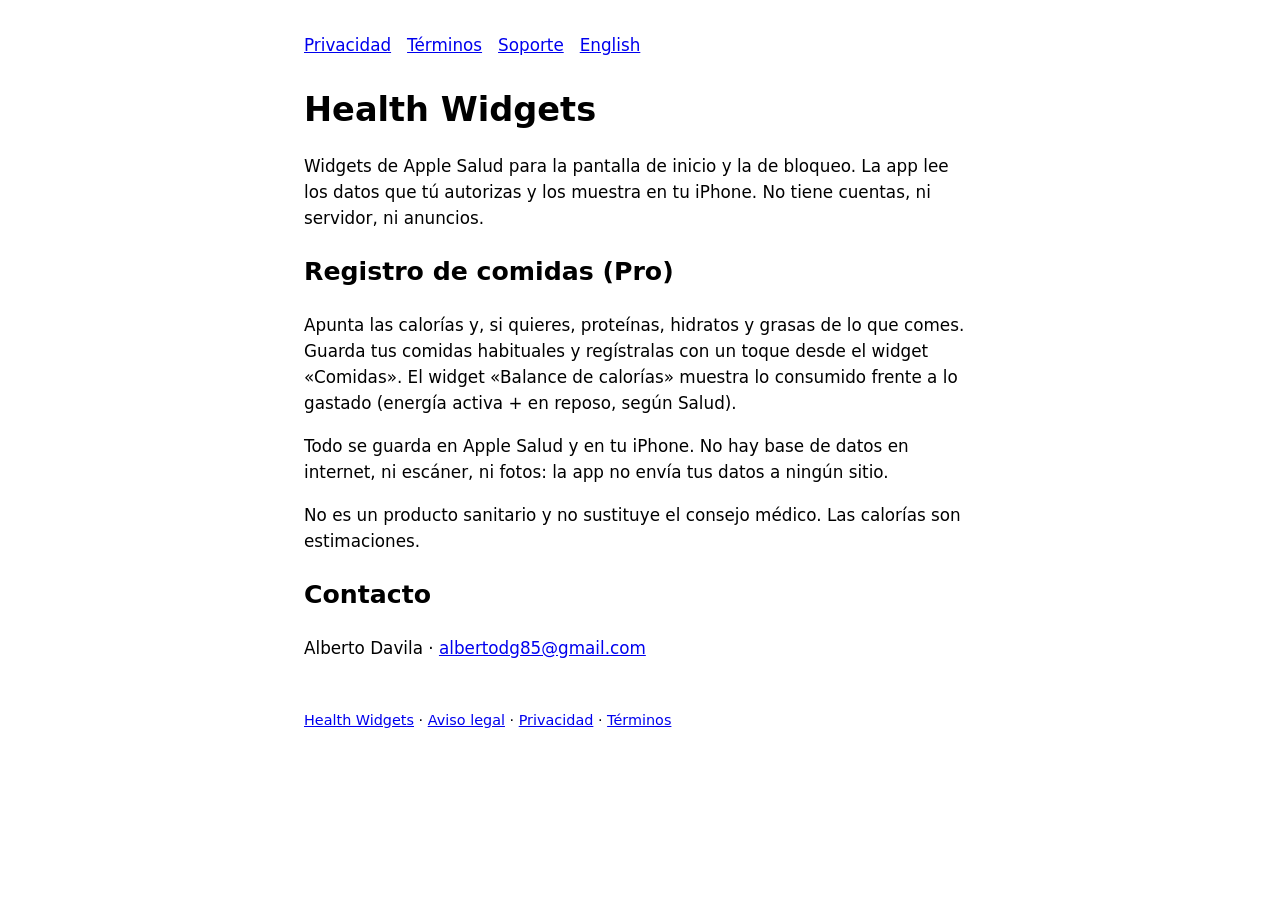
<file: index.html>
<!DOCTYPE html>
<html lang="es">
<head>
<meta charset="utf-8">
<meta name="viewport" content="width=device-width, initial-scale=1">
<title>Health Widgets</title>
<link rel="stylesheet" href="style.css">
</head>
<body>
<nav><a href="privacidad.html">Privacidad</a><a href="terminos.html">Términos</a><a href="soporte.html">Soporte</a><a href="index-en.html">English</a></nav>
<h1>Health Widgets</h1>
<p>Widgets de Apple Salud para la pantalla de inicio y la de bloqueo. La app lee los datos que tú autorizas y los muestra en tu iPhone. No tiene cuentas, ni servidor, ni anuncios.</p>
<h2>Registro de comidas (Pro)</h2>
<p>Apunta las calorías y, si quieres, proteínas, hidratos y grasas de lo que comes. Guarda tus comidas habituales y regístralas con un toque desde el widget «Comidas». El widget «Balance de calorías» muestra lo consumido frente a lo gastado (energía activa + en reposo, según Salud).</p>
<p>Todo se guarda en Apple Salud y en tu iPhone. No hay base de datos en internet, ni escáner, ni fotos: la app no envía tus datos a ningún sitio.</p>
<p>No es un producto sanitario y no sustituye el consejo médico. Las calorías son estimaciones.</p>
<h2>Contacto</h2>
<p>Alberto Davila · <a href="mailto:albertodg85@gmail.com">albertodg85@gmail.com</a></p>
<footer><a href="index.html">Health Widgets</a> · <a href="aviso-legal.html">Aviso legal</a> · <a href="privacidad.html">Privacidad</a> · <a href="terminos.html">Términos</a></footer>
</body>
</html>
</file>
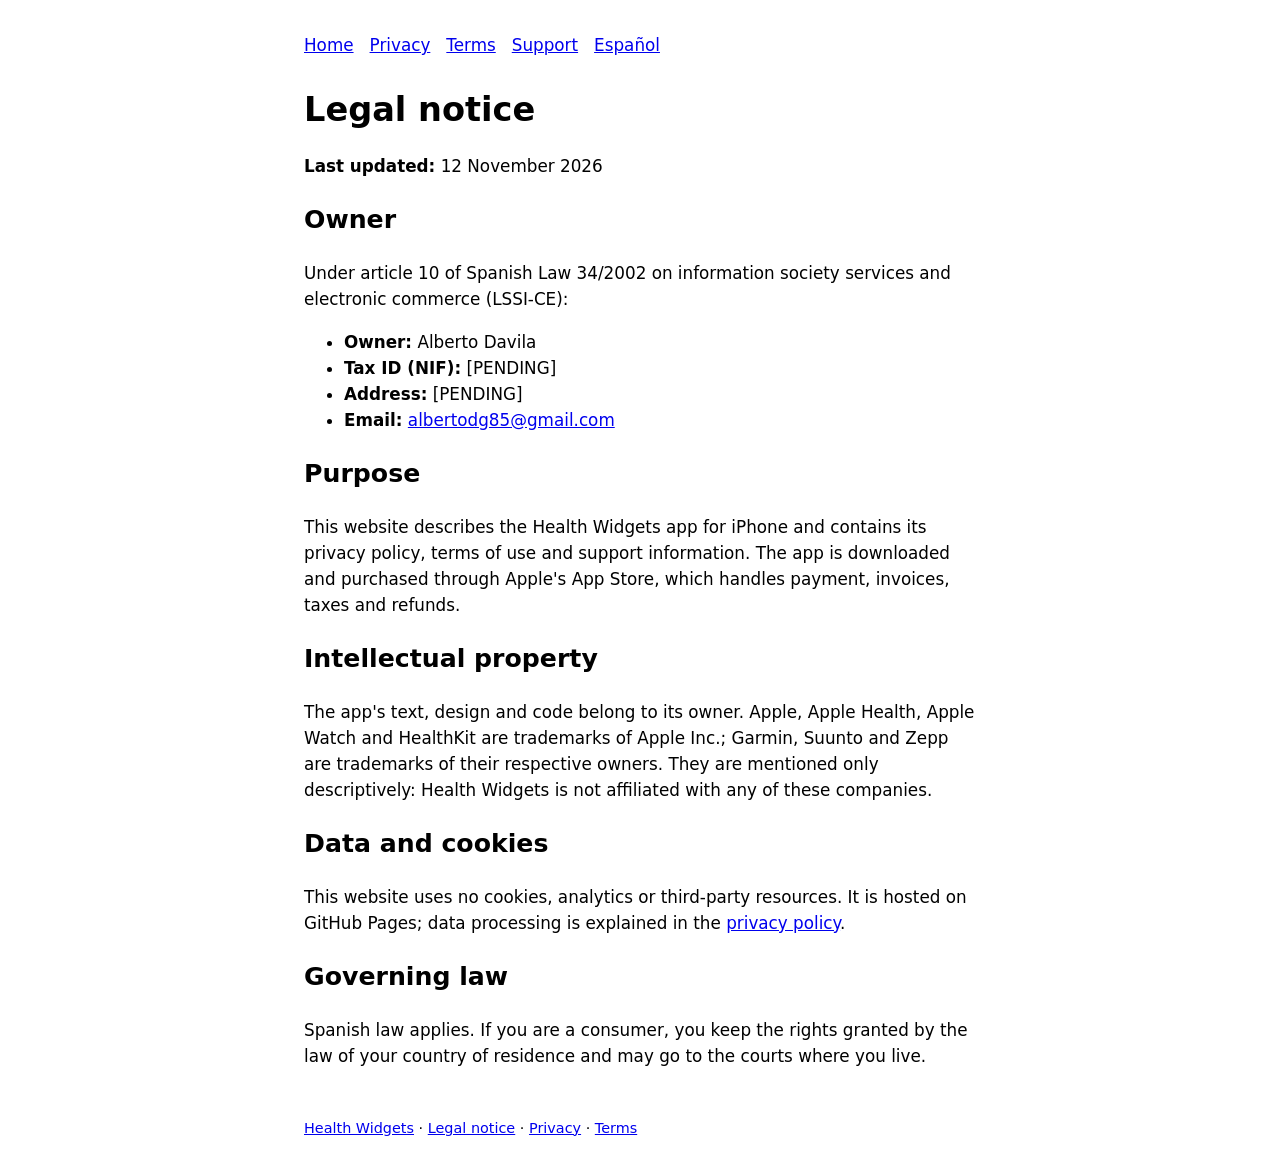
<file: aviso-legal-en.html>
<!DOCTYPE html>
<html lang="en">
<head>
<meta charset="utf-8">
<meta name="viewport" content="width=device-width, initial-scale=1">
<title>Legal notice · Health Widgets</title>
<link rel="stylesheet" href="style.css">
</head>
<body>
<nav><a href="index-en.html">Home</a><a href="privacidad-en.html">Privacy</a><a href="terminos-en.html">Terms</a><a href="soporte-en.html">Support</a><a href="aviso-legal.html">Español</a></nav>
<h1>Legal notice</h1>
<p><strong>Last updated:</strong> 12 November 2026</p>

<h2>Owner</h2>
<p>Under article 10 of Spanish Law 34/2002 on information society services and electronic commerce (LSSI-CE):</p>
<ul>
<li><strong>Owner:</strong> Alberto Davila</li>
<li><strong>Tax ID (NIF):</strong> [PENDING]</li>
<li><strong>Address:</strong> [PENDING]</li>
<li><strong>Email:</strong> <a href="mailto:albertodg85@gmail.com">albertodg85@gmail.com</a></li>
</ul>

<h2>Purpose</h2>
<p>This website describes the Health Widgets app for iPhone and contains its privacy policy, terms of use and support information. The app is downloaded and purchased through Apple's App Store, which handles payment, invoices, taxes and refunds.</p>

<h2>Intellectual property</h2>
<p>The app's text, design and code belong to its owner. Apple, Apple Health, Apple Watch and HealthKit are trademarks of Apple Inc.; Garmin, Suunto and Zepp are trademarks of their respective owners. They are mentioned only descriptively: Health Widgets is not affiliated with any of these companies.</p>

<h2>Data and cookies</h2>
<p>This website uses no cookies, analytics or third-party resources. It is hosted on GitHub Pages; data processing is explained in the <a href="privacidad-en.html">privacy policy</a>.</p>

<h2>Governing law</h2>
<p>Spanish law applies. If you are a consumer, you keep the rights granted by the law of your country of residence and may go to the courts where you live.</p>
<footer><a href="index-en.html">Health Widgets</a> · <a href="aviso-legal-en.html">Legal notice</a> · <a href="privacidad-en.html">Privacy</a> · <a href="terminos-en.html">Terms</a></footer>
</body>
</html>
</file>
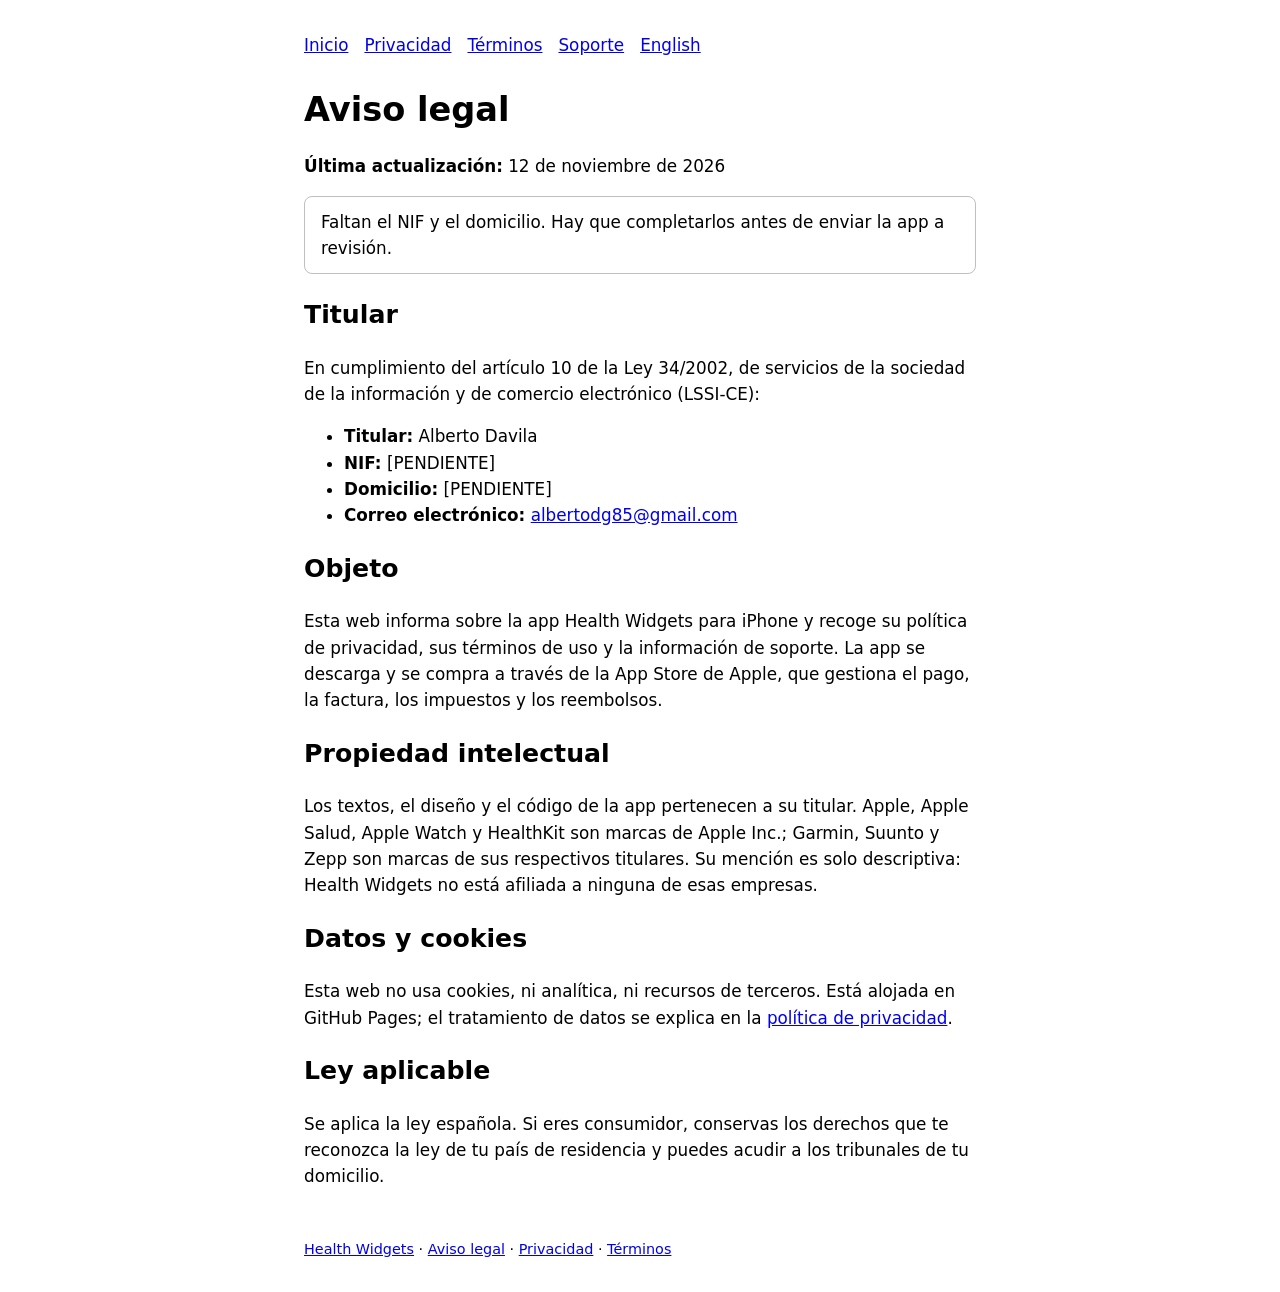
<file: aviso-legal.html>
<!DOCTYPE html>
<html lang="es">
<head>
<meta charset="utf-8">
<meta name="viewport" content="width=device-width, initial-scale=1">
<title>Aviso legal · Health Widgets</title>
<link rel="stylesheet" href="style.css">
</head>
<body>
<nav><a href="index.html">Inicio</a><a href="privacidad.html">Privacidad</a><a href="terminos.html">Términos</a><a href="soporte.html">Soporte</a><a href="aviso-legal-en.html">English</a></nav>
<h1>Aviso legal</h1>
<p><strong>Última actualización:</strong> 12 de noviembre de 2026</p>
<p class="note">Faltan el NIF y el domicilio. Hay que completarlos antes de enviar la app a revisión.</p>

<h2>Titular</h2>
<p>En cumplimiento del artículo 10 de la Ley 34/2002, de servicios de la sociedad de la información y de comercio electrónico (LSSI-CE):</p>
<ul>
<li><strong>Titular:</strong> Alberto Davila</li>
<li><strong>NIF:</strong> [PENDIENTE]</li>
<li><strong>Domicilio:</strong> [PENDIENTE]</li>
<li><strong>Correo electrónico:</strong> <a href="mailto:albertodg85@gmail.com">albertodg85@gmail.com</a></li>
</ul>

<h2>Objeto</h2>
<p>Esta web informa sobre la app Health Widgets para iPhone y recoge su política de privacidad, sus términos de uso y la información de soporte. La app se descarga y se compra a través de la App Store de Apple, que gestiona el pago, la factura, los impuestos y los reembolsos.</p>

<h2>Propiedad intelectual</h2>
<p>Los textos, el diseño y el código de la app pertenecen a su titular. Apple, Apple Salud, Apple Watch y HealthKit son marcas de Apple Inc.; Garmin, Suunto y Zepp son marcas de sus respectivos titulares. Su mención es solo descriptiva: Health Widgets no está afiliada a ninguna de esas empresas.</p>

<h2>Datos y cookies</h2>
<p>Esta web no usa cookies, ni analítica, ni recursos de terceros. Está alojada en GitHub Pages; el tratamiento de datos se explica en la <a href="privacidad.html">política de privacidad</a>.</p>

<h2>Ley aplicable</h2>
<p>Se aplica la ley española. Si eres consumidor, conservas los derechos que te reconozca la ley de tu país de residencia y puedes acudir a los tribunales de tu domicilio.</p>
<footer><a href="index.html">Health Widgets</a> · <a href="aviso-legal.html">Aviso legal</a> · <a href="privacidad.html">Privacidad</a> · <a href="terminos.html">Términos</a></footer>
</body>
</html>
</file>
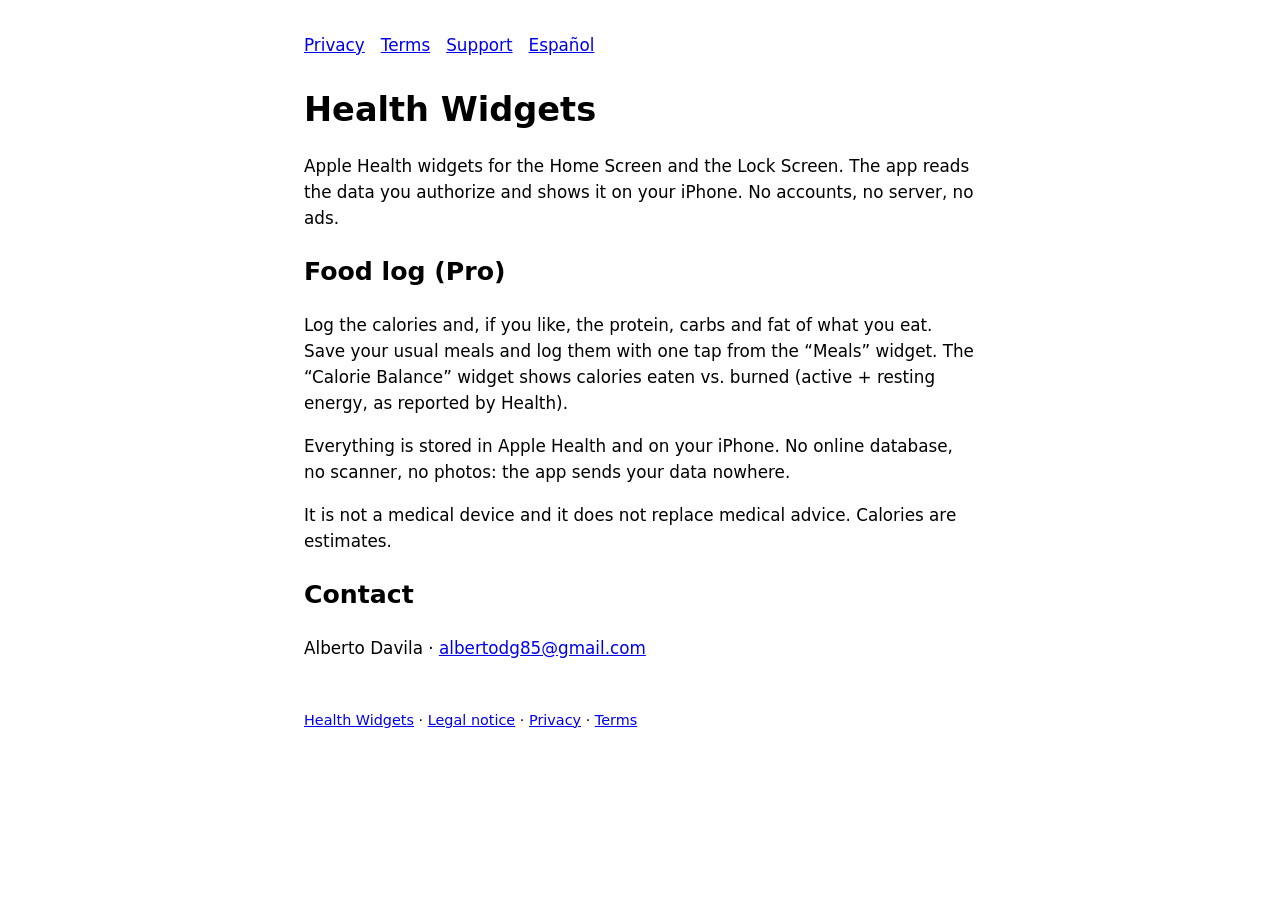
<file: index-en.html>
<!DOCTYPE html>
<html lang="en">
<head>
<meta charset="utf-8">
<meta name="viewport" content="width=device-width, initial-scale=1">
<title>Health Widgets</title>
<link rel="stylesheet" href="style.css">
</head>
<body>
<nav><a href="privacidad-en.html">Privacy</a><a href="terminos-en.html">Terms</a><a href="soporte-en.html">Support</a><a href="index.html">Español</a></nav>
<h1>Health Widgets</h1>
<p>Apple Health widgets for the Home Screen and the Lock Screen. The app reads the data you authorize and shows it on your iPhone. No accounts, no server, no ads.</p>
<h2>Food log (Pro)</h2>
<p>Log the calories and, if you like, the protein, carbs and fat of what you eat. Save your usual meals and log them with one tap from the “Meals” widget. The “Calorie Balance” widget shows calories eaten vs. burned (active + resting energy, as reported by Health).</p>
<p>Everything is stored in Apple Health and on your iPhone. No online database, no scanner, no photos: the app sends your data nowhere.</p>
<p>It is not a medical device and it does not replace medical advice. Calories are estimates.</p>
<h2>Contact</h2>
<p>Alberto Davila · <a href="mailto:albertodg85@gmail.com">albertodg85@gmail.com</a></p>
<footer><a href="index-en.html">Health Widgets</a> · <a href="aviso-legal-en.html">Legal notice</a> · <a href="privacidad-en.html">Privacy</a> · <a href="terminos-en.html">Terms</a></footer>
</body>
</html>
</file>
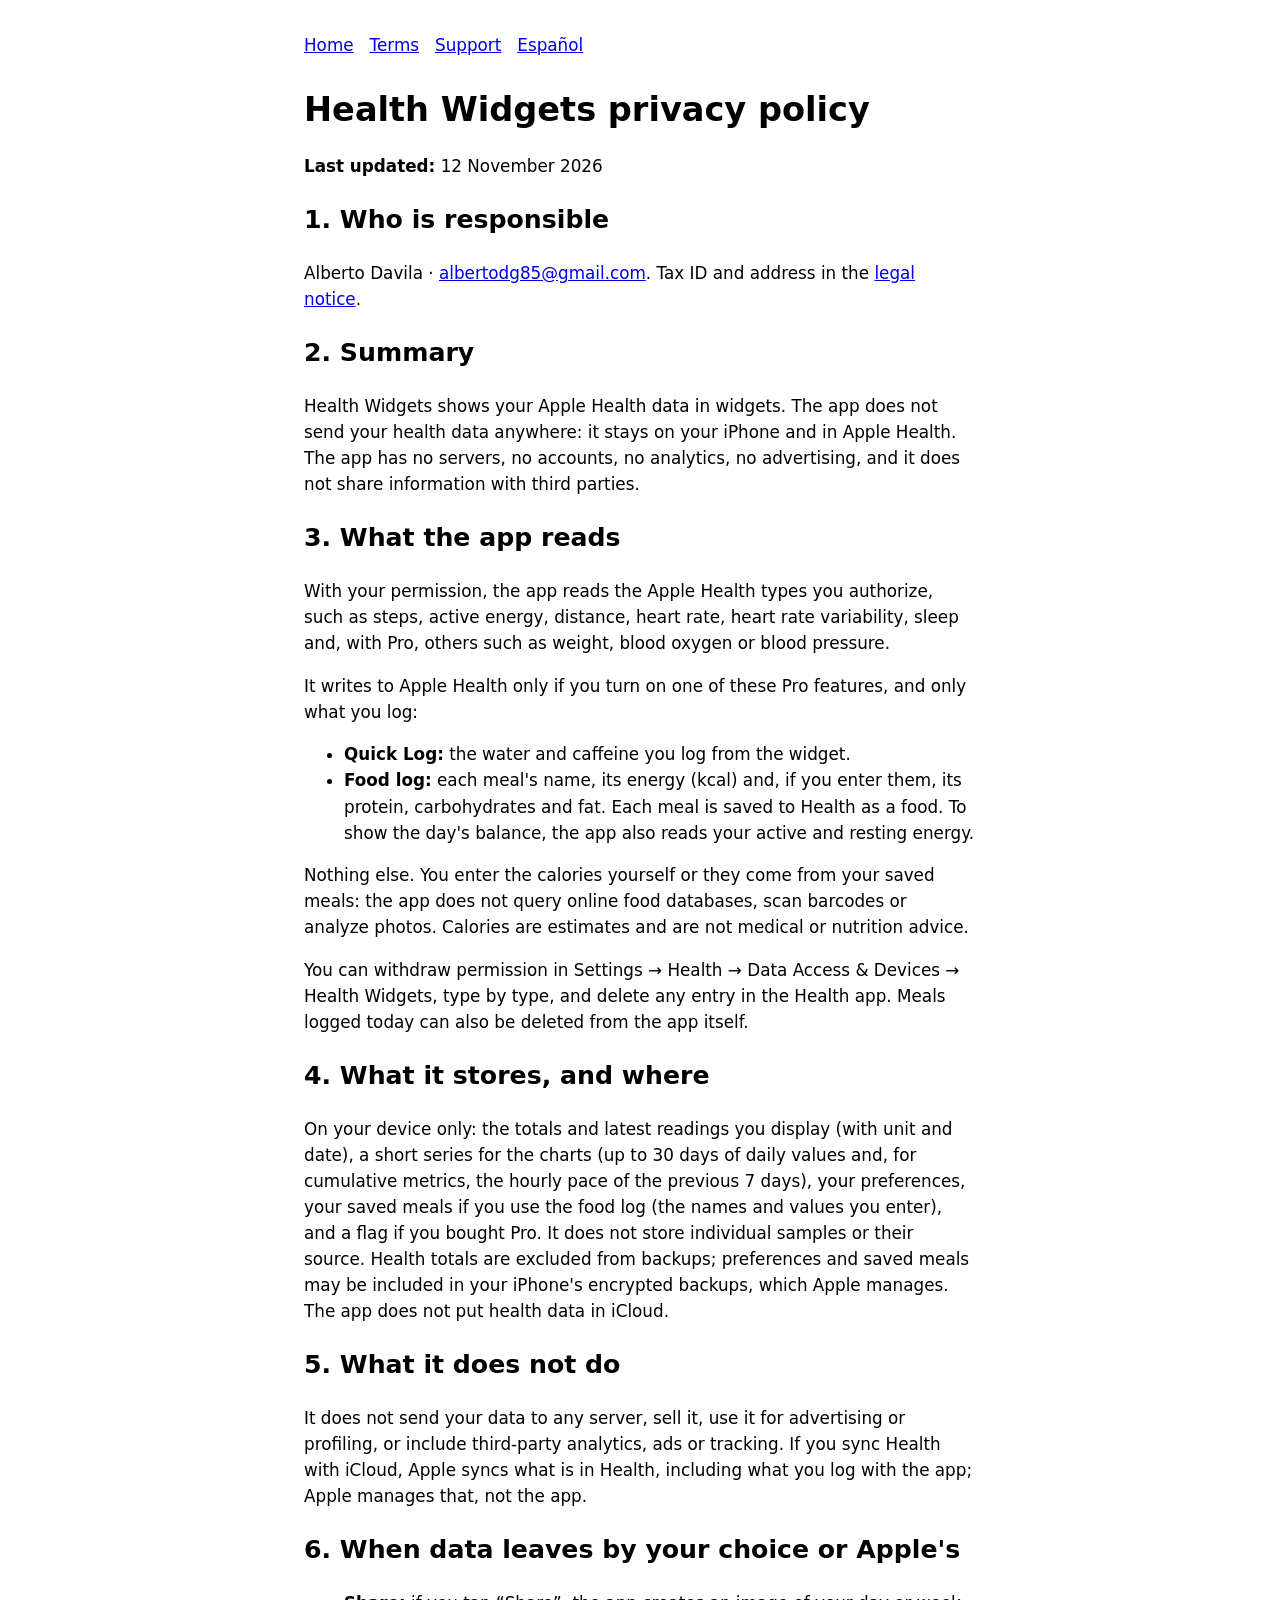
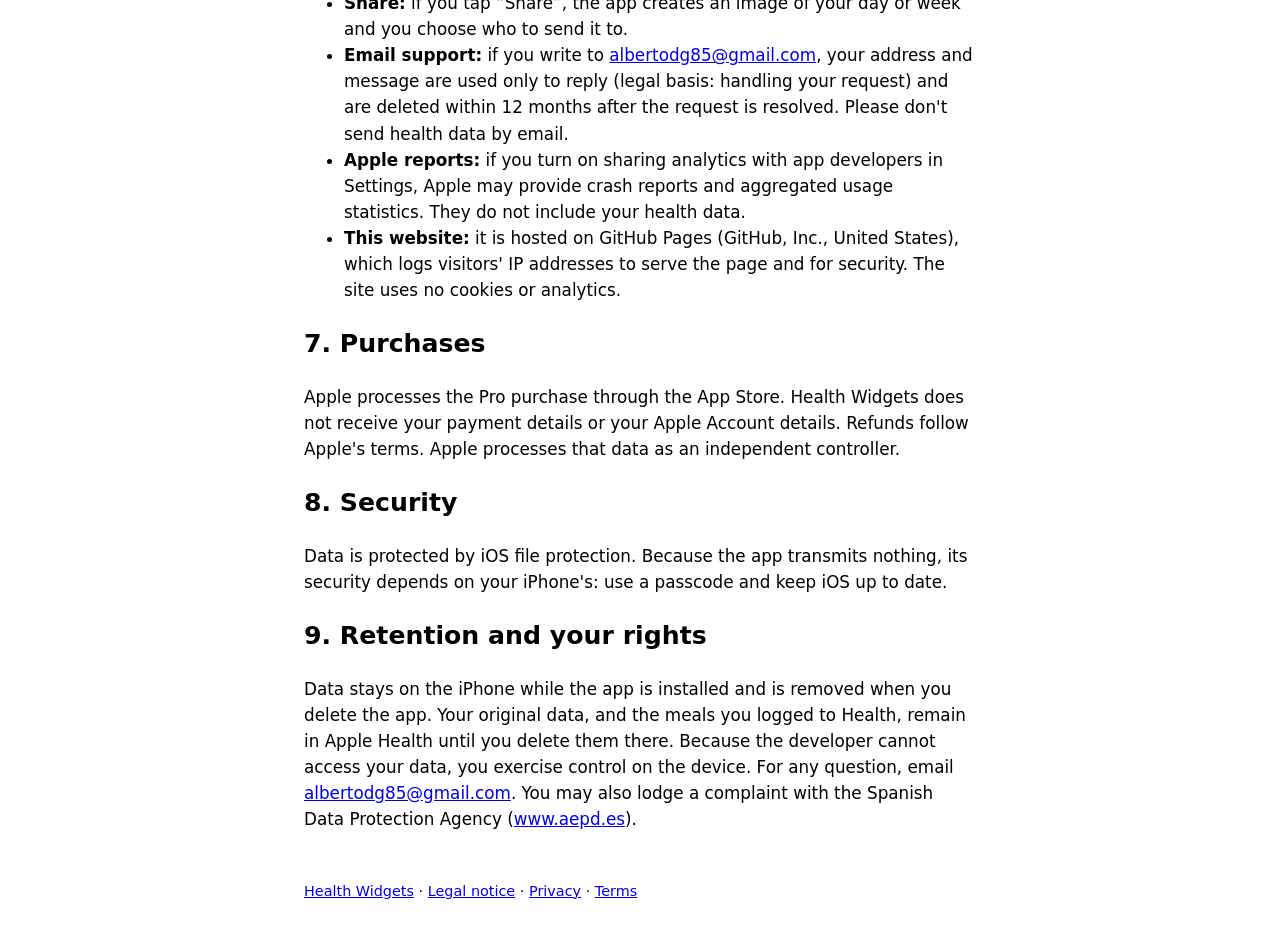
<file: privacidad-en.html>
<!DOCTYPE html>
<html lang="en">
<head>
<meta charset="utf-8">
<meta name="viewport" content="width=device-width, initial-scale=1">
<title>Privacy policy · Health Widgets</title>
<link rel="stylesheet" href="style.css">
</head>
<body>
<nav><a href="index-en.html">Home</a><a href="terminos-en.html">Terms</a><a href="soporte-en.html">Support</a><a href="privacidad.html">Español</a></nav>
<h1>Health Widgets privacy policy</h1>
<p><strong>Last updated:</strong> 12 November 2026</p>

<h2>1. Who is responsible</h2>
<p>Alberto Davila · <a href="mailto:albertodg85@gmail.com">albertodg85@gmail.com</a>. Tax ID and address in the <a href="aviso-legal-en.html">legal notice</a>.</p>

<h2>2. Summary</h2>
<p>Health Widgets shows your Apple Health data in widgets. The app does not send your health data anywhere: it stays on your iPhone and in Apple Health. The app has no servers, no accounts, no analytics, no advertising, and it does not share information with third parties.</p>

<h2>3. What the app reads</h2>
<p>With your permission, the app reads the Apple Health types you authorize, such as steps, active energy, distance, heart rate, heart rate variability, sleep and, with Pro, others such as weight, blood oxygen or blood pressure.</p>
<p>It writes to Apple Health only if you turn on one of these Pro features, and only what you log:</p>
<ul>
<li><strong>Quick Log:</strong> the water and caffeine you log from the widget.</li>
<li><strong>Food log:</strong> each meal's name, its energy (kcal) and, if you enter them, its protein, carbohydrates and fat. Each meal is saved to Health as a food. To show the day's balance, the app also reads your active and resting energy.</li>
</ul>
<p>Nothing else. You enter the calories yourself or they come from your saved meals: the app does not query online food databases, scan barcodes or analyze photos. Calories are estimates and are not medical or nutrition advice.</p>
<p>You can withdraw permission in Settings → Health → Data Access &amp; Devices → Health Widgets, type by type, and delete any entry in the Health app. Meals logged today can also be deleted from the app itself.</p>

<h2>4. What it stores, and where</h2>
<p>On your device only: the totals and latest readings you display (with unit and date), a short series for the charts (up to 30 days of daily values and, for cumulative metrics, the hourly pace of the previous 7 days), your preferences, your saved meals if you use the food log (the names and values you enter), and a flag if you bought Pro. It does not store individual samples or their source. Health totals are excluded from backups; preferences and saved meals may be included in your iPhone's encrypted backups, which Apple manages. The app does not put health data in iCloud.</p>

<h2>5. What it does not do</h2>
<p>It does not send your data to any server, sell it, use it for advertising or profiling, or include third-party analytics, ads or tracking. If you sync Health with iCloud, Apple syncs what is in Health, including what you log with the app; Apple manages that, not the app.</p>

<h2>6. When data leaves by your choice or Apple's</h2>
<ul>
<li><strong>Share:</strong> if you tap “Share”, the app creates an image of your day or week and you choose who to send it to.</li>
<li><strong>Email support:</strong> if you write to <a href="mailto:albertodg85@gmail.com">albertodg85@gmail.com</a>, your address and message are used only to reply (legal basis: handling your request) and are deleted within 12 months after the request is resolved. Please don't send health data by email.</li>
<li><strong>Apple reports:</strong> if you turn on sharing analytics with app developers in Settings, Apple may provide crash reports and aggregated usage statistics. They do not include your health data.</li>
<li><strong>This website:</strong> it is hosted on GitHub Pages (GitHub, Inc., United States), which logs visitors' IP addresses to serve the page and for security. The site uses no cookies or analytics.</li>
</ul>

<h2>7. Purchases</h2>
<p>Apple processes the Pro purchase through the App Store. Health Widgets does not receive your payment details or your Apple Account details. Refunds follow Apple's terms. Apple processes that data as an independent controller.</p>

<h2>8. Security</h2>
<p>Data is protected by iOS file protection. Because the app transmits nothing, its security depends on your iPhone's: use a passcode and keep iOS up to date.</p>

<h2>9. Retention and your rights</h2>
<p>Data stays on the iPhone while the app is installed and is removed when you delete the app. Your original data, and the meals you logged to Health, remain in Apple Health until you delete them there. Because the developer cannot access your data, you exercise control on the device. For any question, email <a href="mailto:albertodg85@gmail.com">albertodg85@gmail.com</a>. You may also lodge a complaint with the Spanish Data Protection Agency (<a href="https://www.aepd.es">www.aepd.es</a>).</p>
<footer><a href="index-en.html">Health Widgets</a> · <a href="aviso-legal-en.html">Legal notice</a> · <a href="privacidad-en.html">Privacy</a> · <a href="terminos-en.html">Terms</a></footer>
</body>
</html>
</file>
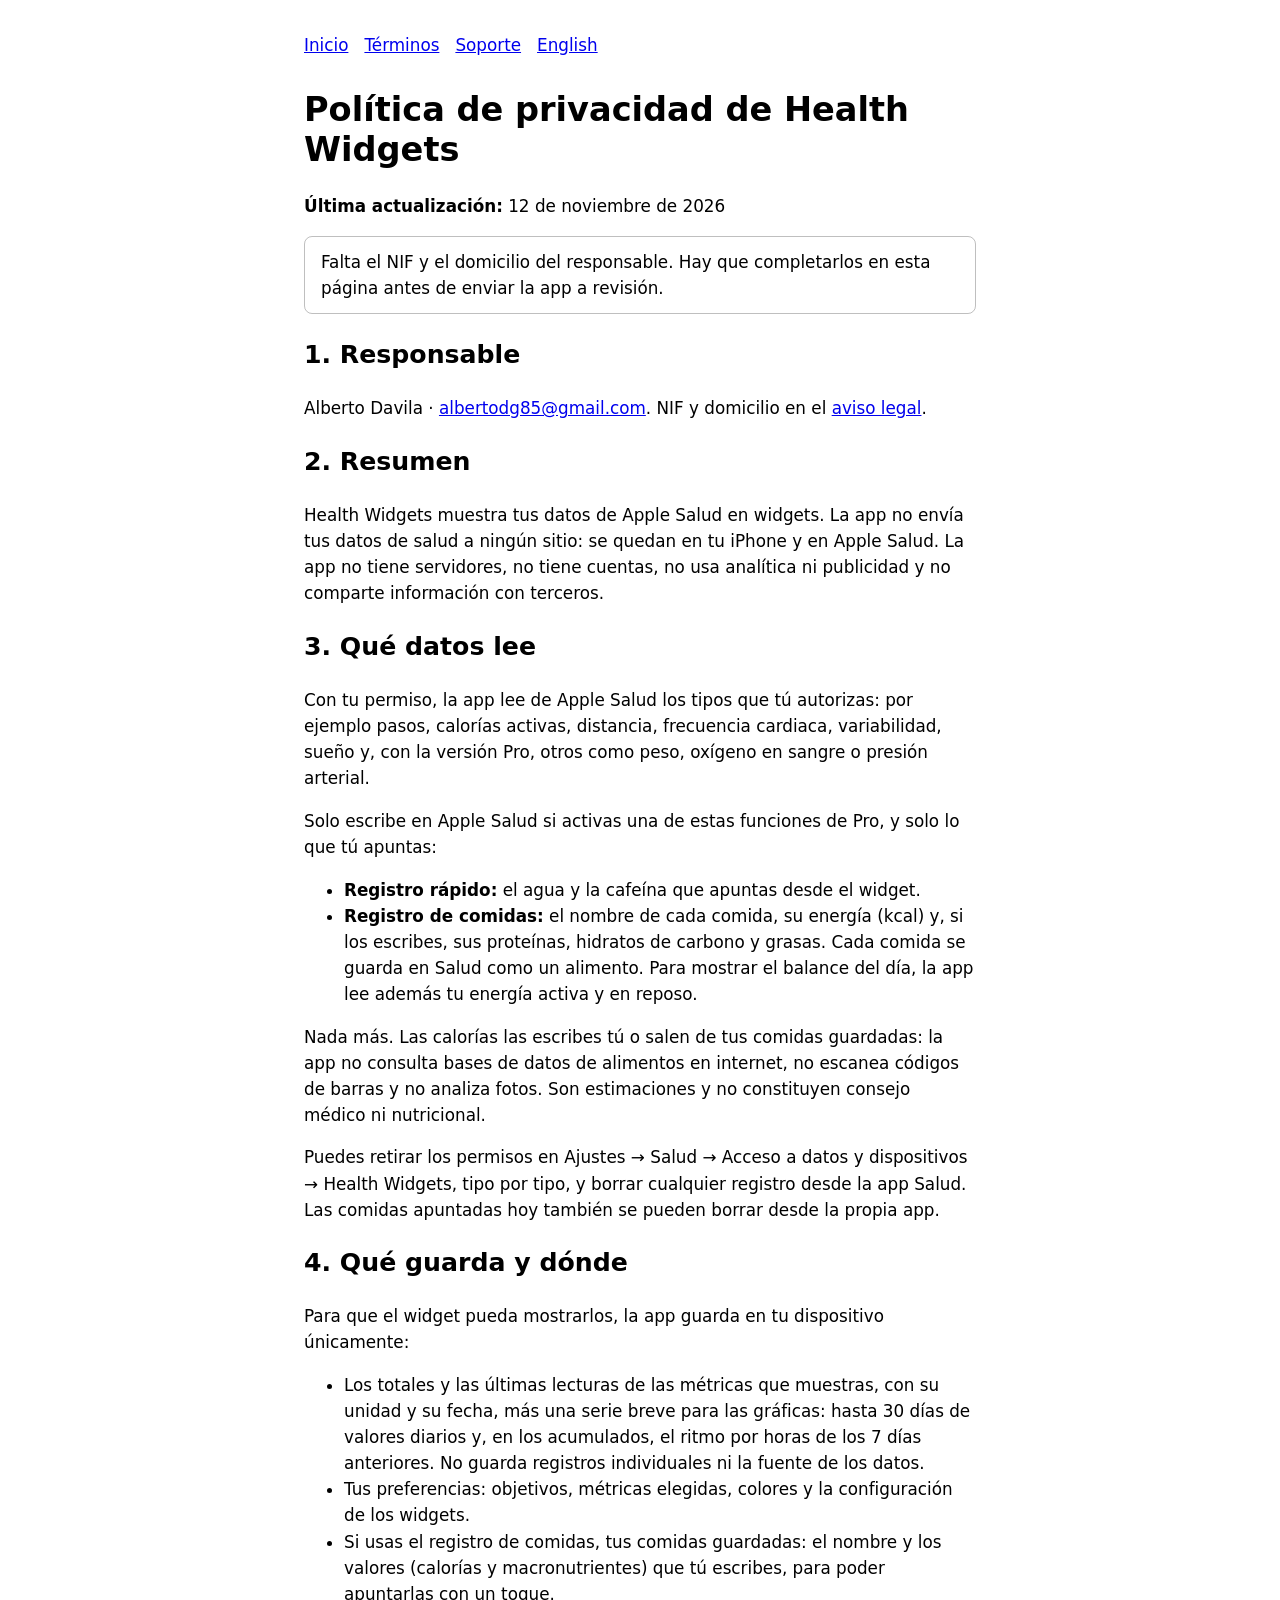
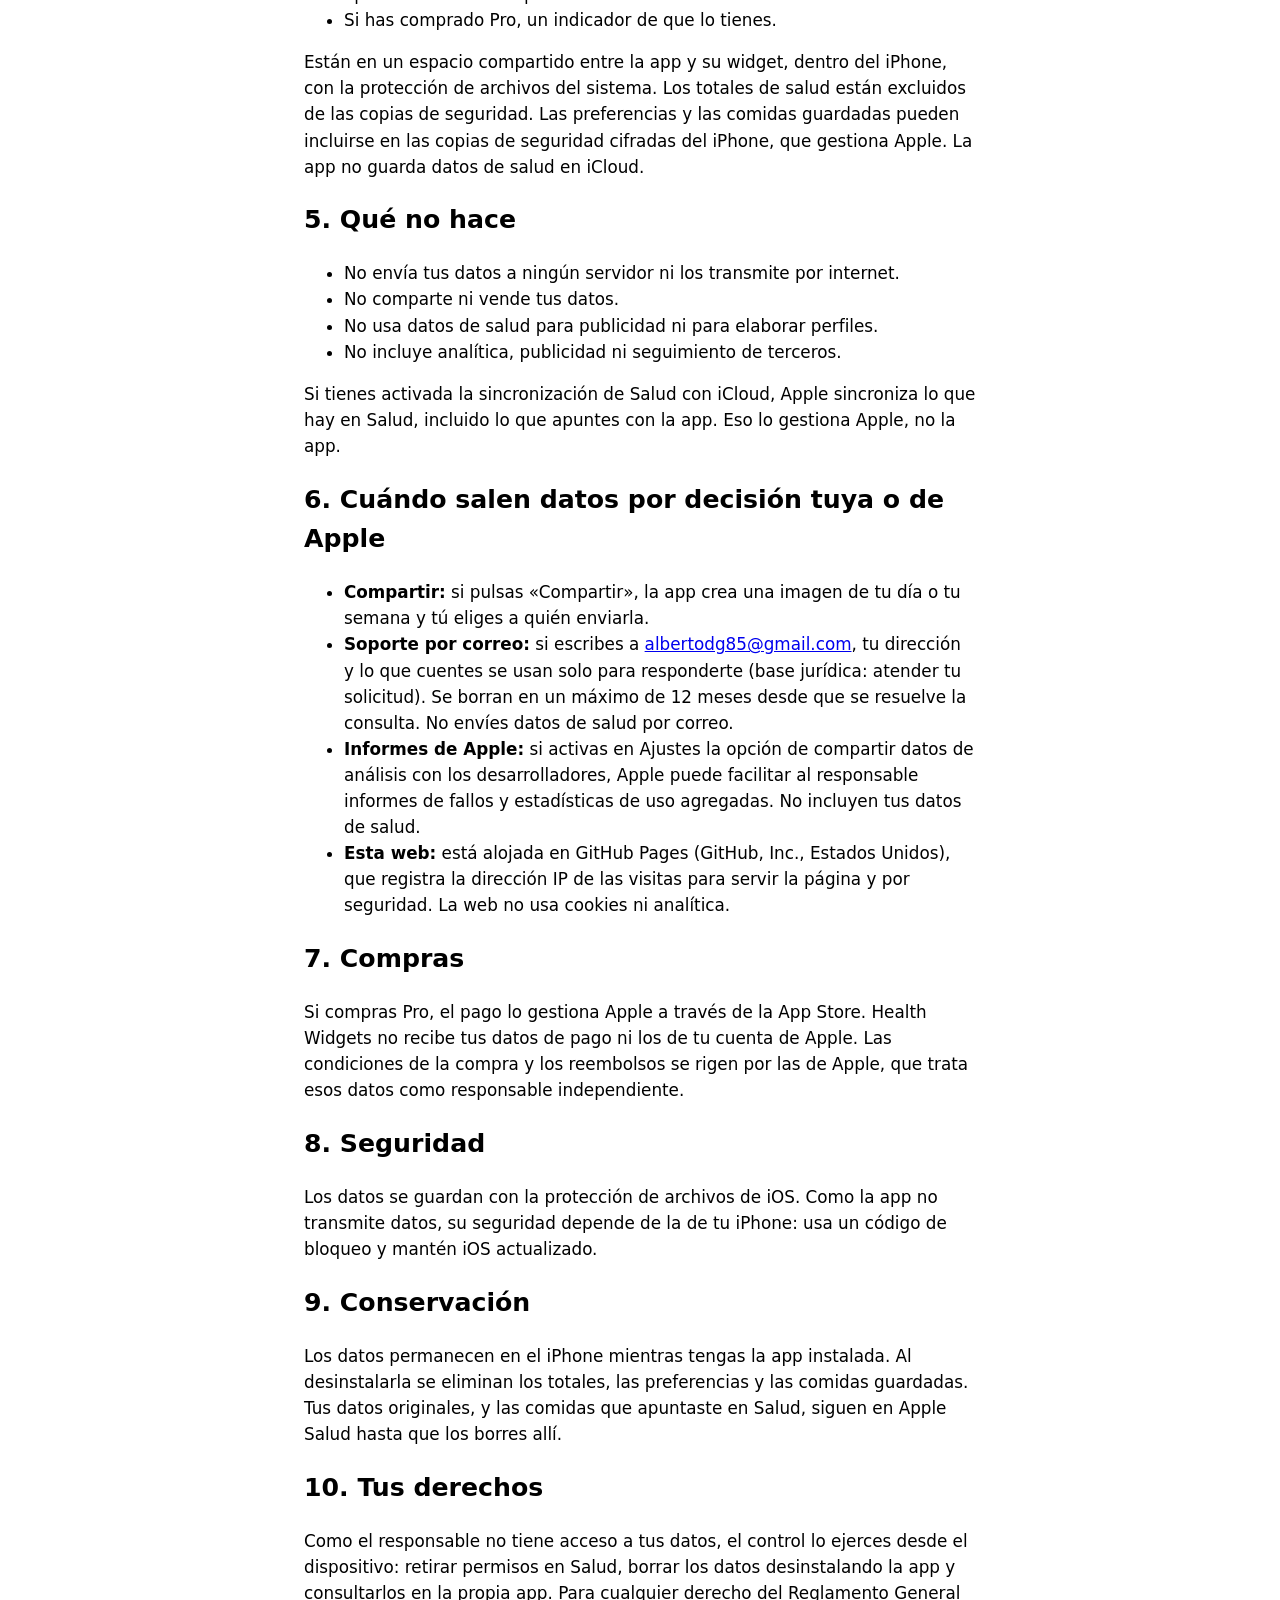
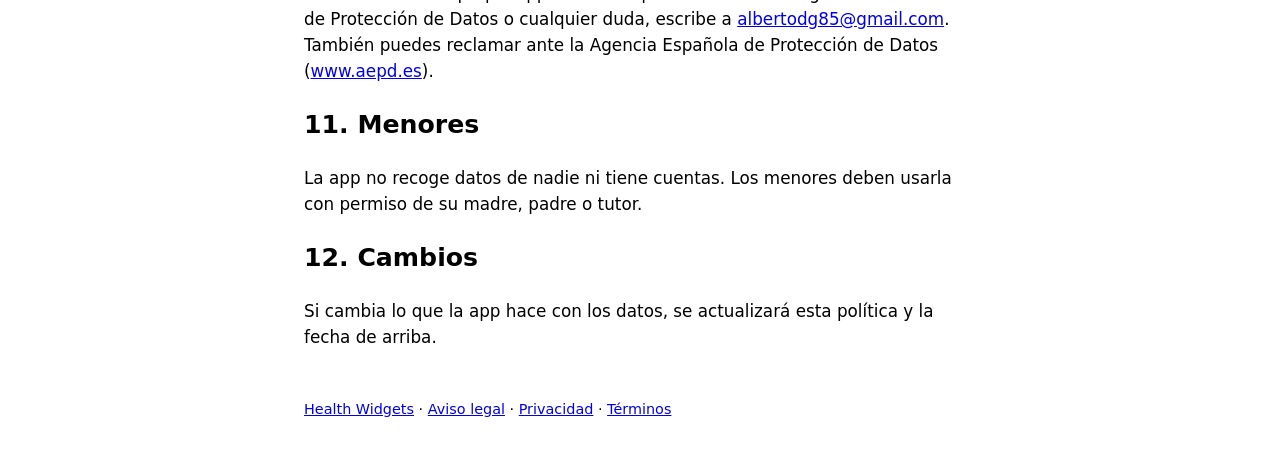
<file: privacidad.html>
<!DOCTYPE html>
<html lang="es">
<head>
<meta charset="utf-8">
<meta name="viewport" content="width=device-width, initial-scale=1">
<title>Política de privacidad · Health Widgets</title>
<link rel="stylesheet" href="style.css">
</head>
<body>
<nav><a href="index.html">Inicio</a><a href="terminos.html">Términos</a><a href="soporte.html">Soporte</a><a href="privacidad-en.html">English</a></nav>
<h1>Política de privacidad de Health Widgets</h1>
<p><strong>Última actualización:</strong> 12 de noviembre de 2026</p>
<p class="note">Falta el NIF y el domicilio del responsable. Hay que completarlos en esta página antes de enviar la app a revisión.</p>

<h2>1. Responsable</h2>
<p>Alberto Davila · <a href="mailto:albertodg85@gmail.com">albertodg85@gmail.com</a>. NIF y domicilio en el <a href="aviso-legal.html">aviso legal</a>.</p>

<h2>2. Resumen</h2>
<p>Health Widgets muestra tus datos de Apple Salud en widgets. La app no envía tus datos de salud a ningún sitio: se quedan en tu iPhone y en Apple Salud. La app no tiene servidores, no tiene cuentas, no usa analítica ni publicidad y no comparte información con terceros.</p>

<h2>3. Qué datos lee</h2>
<p>Con tu permiso, la app lee de Apple Salud los tipos que tú autorizas: por ejemplo pasos, calorías activas, distancia, frecuencia cardiaca, variabilidad, sueño y, con la versión Pro, otros como peso, oxígeno en sangre o presión arterial.</p>
<p>Solo escribe en Apple Salud si activas una de estas funciones de Pro, y solo lo que tú apuntas:</p>
<ul>
<li><strong>Registro rápido:</strong> el agua y la cafeína que apuntas desde el widget.</li>
<li><strong>Registro de comidas:</strong> el nombre de cada comida, su energía (kcal) y, si los escribes, sus proteínas, hidratos de carbono y grasas. Cada comida se guarda en Salud como un alimento. Para mostrar el balance del día, la app lee además tu energía activa y en reposo.</li>
</ul>
<p>Nada más. Las calorías las escribes tú o salen de tus comidas guardadas: la app no consulta bases de datos de alimentos en internet, no escanea códigos de barras y no analiza fotos. Son estimaciones y no constituyen consejo médico ni nutricional.</p>
<p>Puedes retirar los permisos en Ajustes → Salud → Acceso a datos y dispositivos → Health Widgets, tipo por tipo, y borrar cualquier registro desde la app Salud. Las comidas apuntadas hoy también se pueden borrar desde la propia app.</p>

<h2>4. Qué guarda y dónde</h2>
<p>Para que el widget pueda mostrarlos, la app guarda en tu dispositivo únicamente:</p>
<ul>
<li>Los totales y las últimas lecturas de las métricas que muestras, con su unidad y su fecha, más una serie breve para las gráficas: hasta 30 días de valores diarios y, en los acumulados, el ritmo por horas de los 7 días anteriores. No guarda registros individuales ni la fuente de los datos.</li>
<li>Tus preferencias: objetivos, métricas elegidas, colores y la configuración de los widgets.</li>
<li>Si usas el registro de comidas, tus comidas guardadas: el nombre y los valores (calorías y macronutrientes) que tú escribes, para poder apuntarlas con un toque.</li>
<li>Si has comprado Pro, un indicador de que lo tienes.</li>
</ul>
<p>Están en un espacio compartido entre la app y su widget, dentro del iPhone, con la protección de archivos del sistema. Los totales de salud están excluidos de las copias de seguridad. Las preferencias y las comidas guardadas pueden incluirse en las copias de seguridad cifradas del iPhone, que gestiona Apple. La app no guarda datos de salud en iCloud.</p>

<h2>5. Qué no hace</h2>
<ul>
<li>No envía tus datos a ningún servidor ni los transmite por internet.</li>
<li>No comparte ni vende tus datos.</li>
<li>No usa datos de salud para publicidad ni para elaborar perfiles.</li>
<li>No incluye analítica, publicidad ni seguimiento de terceros.</li>
</ul>
<p>Si tienes activada la sincronización de Salud con iCloud, Apple sincroniza lo que hay en Salud, incluido lo que apuntes con la app. Eso lo gestiona Apple, no la app.</p>

<h2>6. Cuándo salen datos por decisión tuya o de Apple</h2>
<ul>
<li><strong>Compartir:</strong> si pulsas «Compartir», la app crea una imagen de tu día o tu semana y tú eliges a quién enviarla.</li>
<li><strong>Soporte por correo:</strong> si escribes a <a href="mailto:albertodg85@gmail.com">albertodg85@gmail.com</a>, tu dirección y lo que cuentes se usan solo para responderte (base jurídica: atender tu solicitud). Se borran en un máximo de 12 meses desde que se resuelve la consulta. No envíes datos de salud por correo.</li>
<li><strong>Informes de Apple:</strong> si activas en Ajustes la opción de compartir datos de análisis con los desarrolladores, Apple puede facilitar al responsable informes de fallos y estadísticas de uso agregadas. No incluyen tus datos de salud.</li>
<li><strong>Esta web:</strong> está alojada en GitHub Pages (GitHub, Inc., Estados Unidos), que registra la dirección IP de las visitas para servir la página y por seguridad. La web no usa cookies ni analítica.</li>
</ul>

<h2>7. Compras</h2>
<p>Si compras Pro, el pago lo gestiona Apple a través de la App Store. Health Widgets no recibe tus datos de pago ni los de tu cuenta de Apple. Las condiciones de la compra y los reembolsos se rigen por las de Apple, que trata esos datos como responsable independiente.</p>

<h2>8. Seguridad</h2>
<p>Los datos se guardan con la protección de archivos de iOS. Como la app no transmite datos, su seguridad depende de la de tu iPhone: usa un código de bloqueo y mantén iOS actualizado.</p>

<h2>9. Conservación</h2>
<p>Los datos permanecen en el iPhone mientras tengas la app instalada. Al desinstalarla se eliminan los totales, las preferencias y las comidas guardadas. Tus datos originales, y las comidas que apuntaste en Salud, siguen en Apple Salud hasta que los borres allí.</p>

<h2>10. Tus derechos</h2>
<p>Como el responsable no tiene acceso a tus datos, el control lo ejerces desde el dispositivo: retirar permisos en Salud, borrar los datos desinstalando la app y consultarlos en la propia app. Para cualquier derecho del Reglamento General de Protección de Datos o cualquier duda, escribe a <a href="mailto:albertodg85@gmail.com">albertodg85@gmail.com</a>. También puedes reclamar ante la Agencia Española de Protección de Datos (<a href="https://www.aepd.es">www.aepd.es</a>).</p>

<h2>11. Menores</h2>
<p>La app no recoge datos de nadie ni tiene cuentas. Los menores deben usarla con permiso de su madre, padre o tutor.</p>

<h2>12. Cambios</h2>
<p>Si cambia lo que la app hace con los datos, se actualizará esta política y la fecha de arriba.</p>
<footer><a href="index.html">Health Widgets</a> · <a href="aviso-legal.html">Aviso legal</a> · <a href="privacidad.html">Privacidad</a> · <a href="terminos.html">Términos</a></footer>
</body>
</html>
</file>
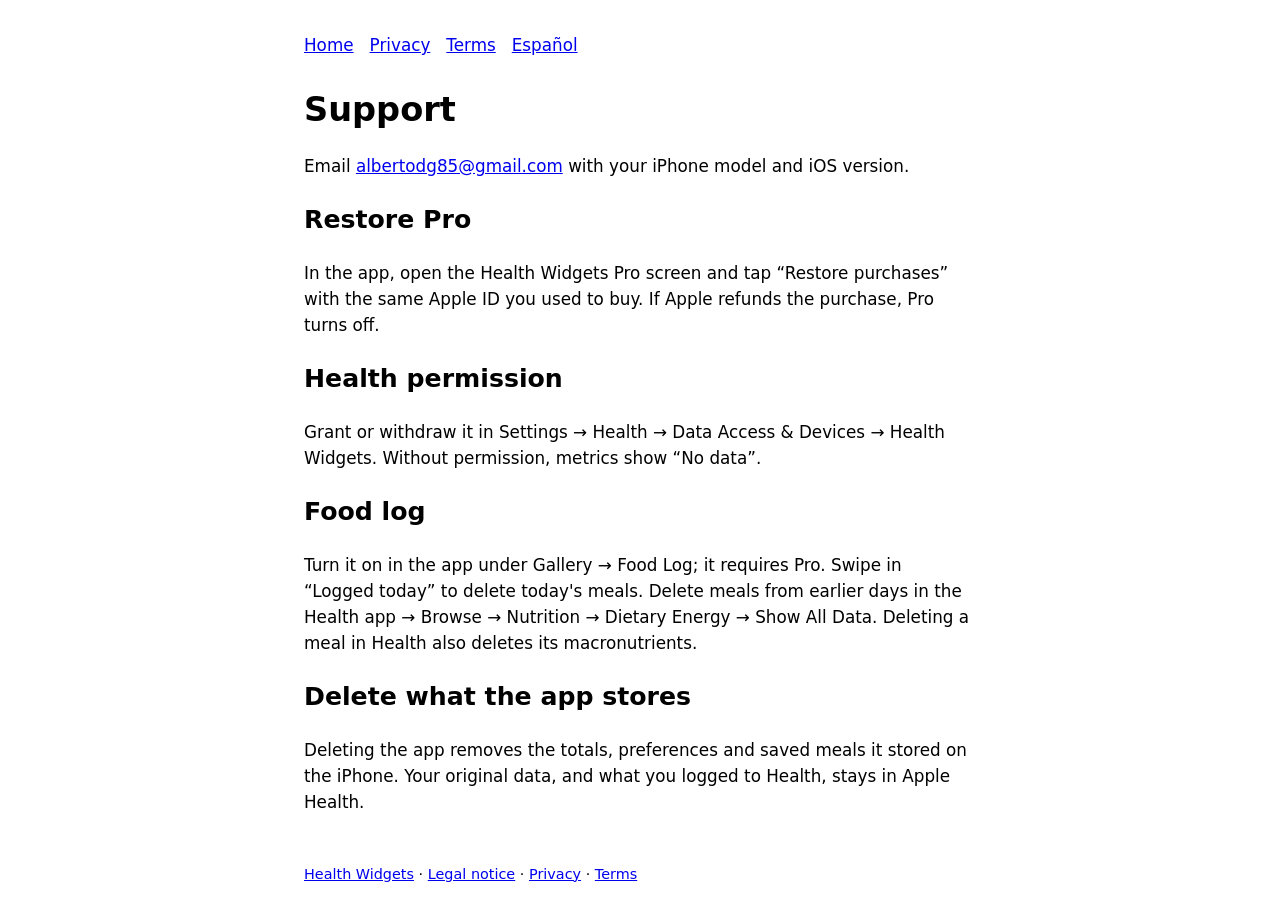
<file: soporte-en.html>
<!DOCTYPE html>
<html lang="en">
<head>
<meta charset="utf-8">
<meta name="viewport" content="width=device-width, initial-scale=1">
<title>Support · Health Widgets</title>
<link rel="stylesheet" href="style.css">
</head>
<body>
<nav><a href="index-en.html">Home</a><a href="privacidad-en.html">Privacy</a><a href="terminos-en.html">Terms</a><a href="soporte.html">Español</a></nav>
<h1>Support</h1>
<p>Email <a href="mailto:albertodg85@gmail.com">albertodg85@gmail.com</a> with your iPhone model and iOS version.</p>
<h2>Restore Pro</h2>
<p>In the app, open the Health Widgets Pro screen and tap “Restore purchases” with the same Apple ID you used to buy. If Apple refunds the purchase, Pro turns off.</p>
<h2>Health permission</h2>
<p>Grant or withdraw it in Settings → Health → Data Access &amp; Devices → Health Widgets. Without permission, metrics show “No data”.</p>
<h2>Food log</h2>
<p>Turn it on in the app under Gallery → Food Log; it requires Pro. Swipe in “Logged today” to delete today's meals. Delete meals from earlier days in the Health app → Browse → Nutrition → Dietary Energy → Show All Data. Deleting a meal in Health also deletes its macronutrients.</p>
<h2>Delete what the app stores</h2>
<p>Deleting the app removes the totals, preferences and saved meals it stored on the iPhone. Your original data, and what you logged to Health, stays in Apple Health.</p>
<footer><a href="index-en.html">Health Widgets</a> · <a href="aviso-legal-en.html">Legal notice</a> · <a href="privacidad-en.html">Privacy</a> · <a href="terminos-en.html">Terms</a></footer>
</body>
</html>
</file>
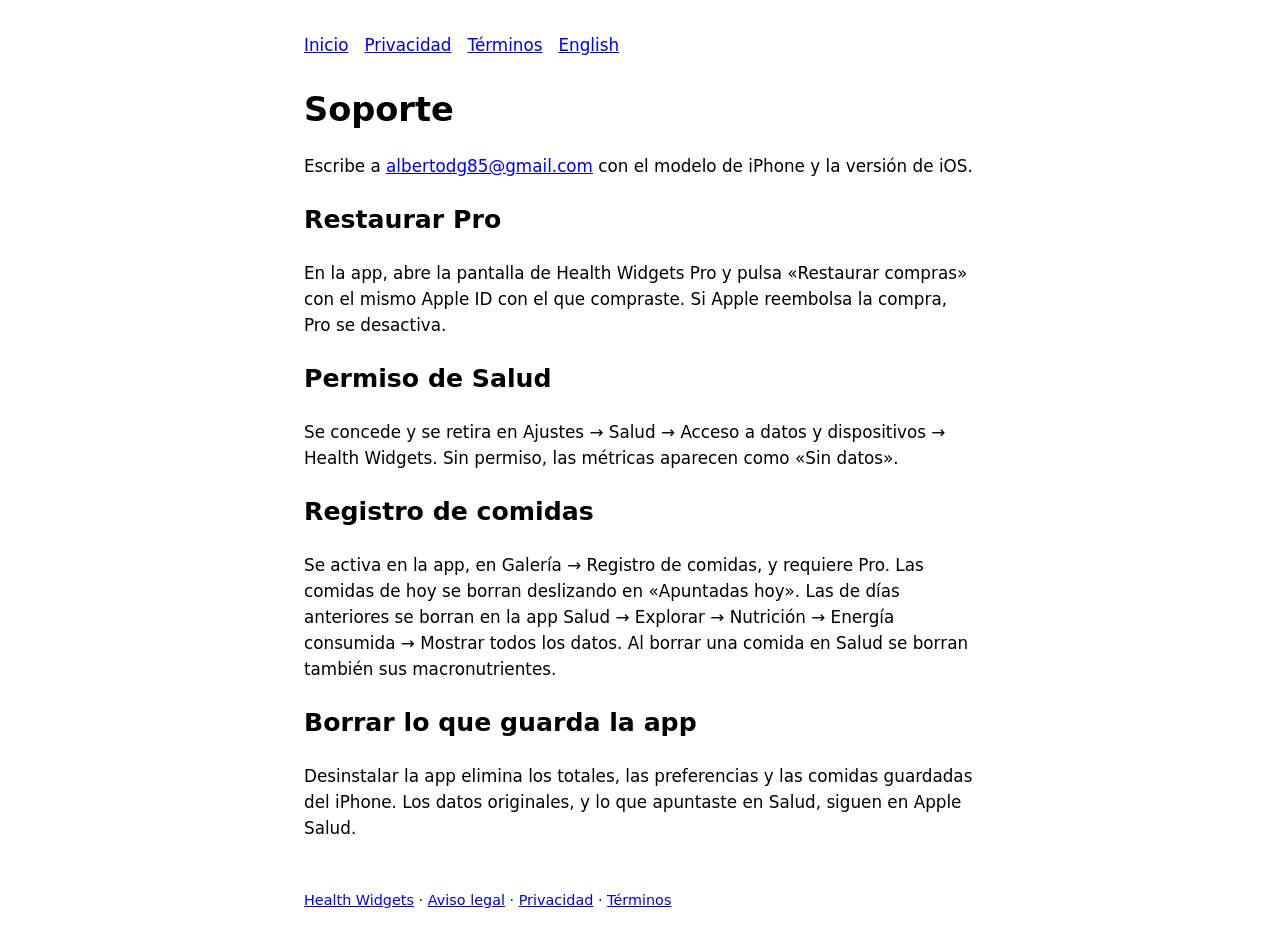
<file: soporte.html>
<!DOCTYPE html>
<html lang="es">
<head>
<meta charset="utf-8">
<meta name="viewport" content="width=device-width, initial-scale=1">
<title>Soporte · Health Widgets</title>
<link rel="stylesheet" href="style.css">
</head>
<body>
<nav><a href="index.html">Inicio</a><a href="privacidad.html">Privacidad</a><a href="terminos.html">Términos</a><a href="soporte-en.html">English</a></nav>
<h1>Soporte</h1>
<p>Escribe a <a href="mailto:albertodg85@gmail.com">albertodg85@gmail.com</a> con el modelo de iPhone y la versión de iOS.</p>
<h2>Restaurar Pro</h2>
<p>En la app, abre la pantalla de Health Widgets Pro y pulsa «Restaurar compras» con el mismo Apple ID con el que compraste. Si Apple reembolsa la compra, Pro se desactiva.</p>
<h2>Permiso de Salud</h2>
<p>Se concede y se retira en Ajustes → Salud → Acceso a datos y dispositivos → Health Widgets. Sin permiso, las métricas aparecen como «Sin datos».</p>
<h2>Registro de comidas</h2>
<p>Se activa en la app, en Galería → Registro de comidas, y requiere Pro. Las comidas de hoy se borran deslizando en «Apuntadas hoy». Las de días anteriores se borran en la app Salud → Explorar → Nutrición → Energía consumida → Mostrar todos los datos. Al borrar una comida en Salud se borran también sus macronutrientes.</p>
<h2>Borrar lo que guarda la app</h2>
<p>Desinstalar la app elimina los totales, las preferencias y las comidas guardadas del iPhone. Los datos originales, y lo que apuntaste en Salud, siguen en Apple Salud.</p>
<footer><a href="index.html">Health Widgets</a> · <a href="aviso-legal.html">Aviso legal</a> · <a href="privacidad.html">Privacidad</a> · <a href="terminos.html">Términos</a></footer>
</body>
</html>
</file>
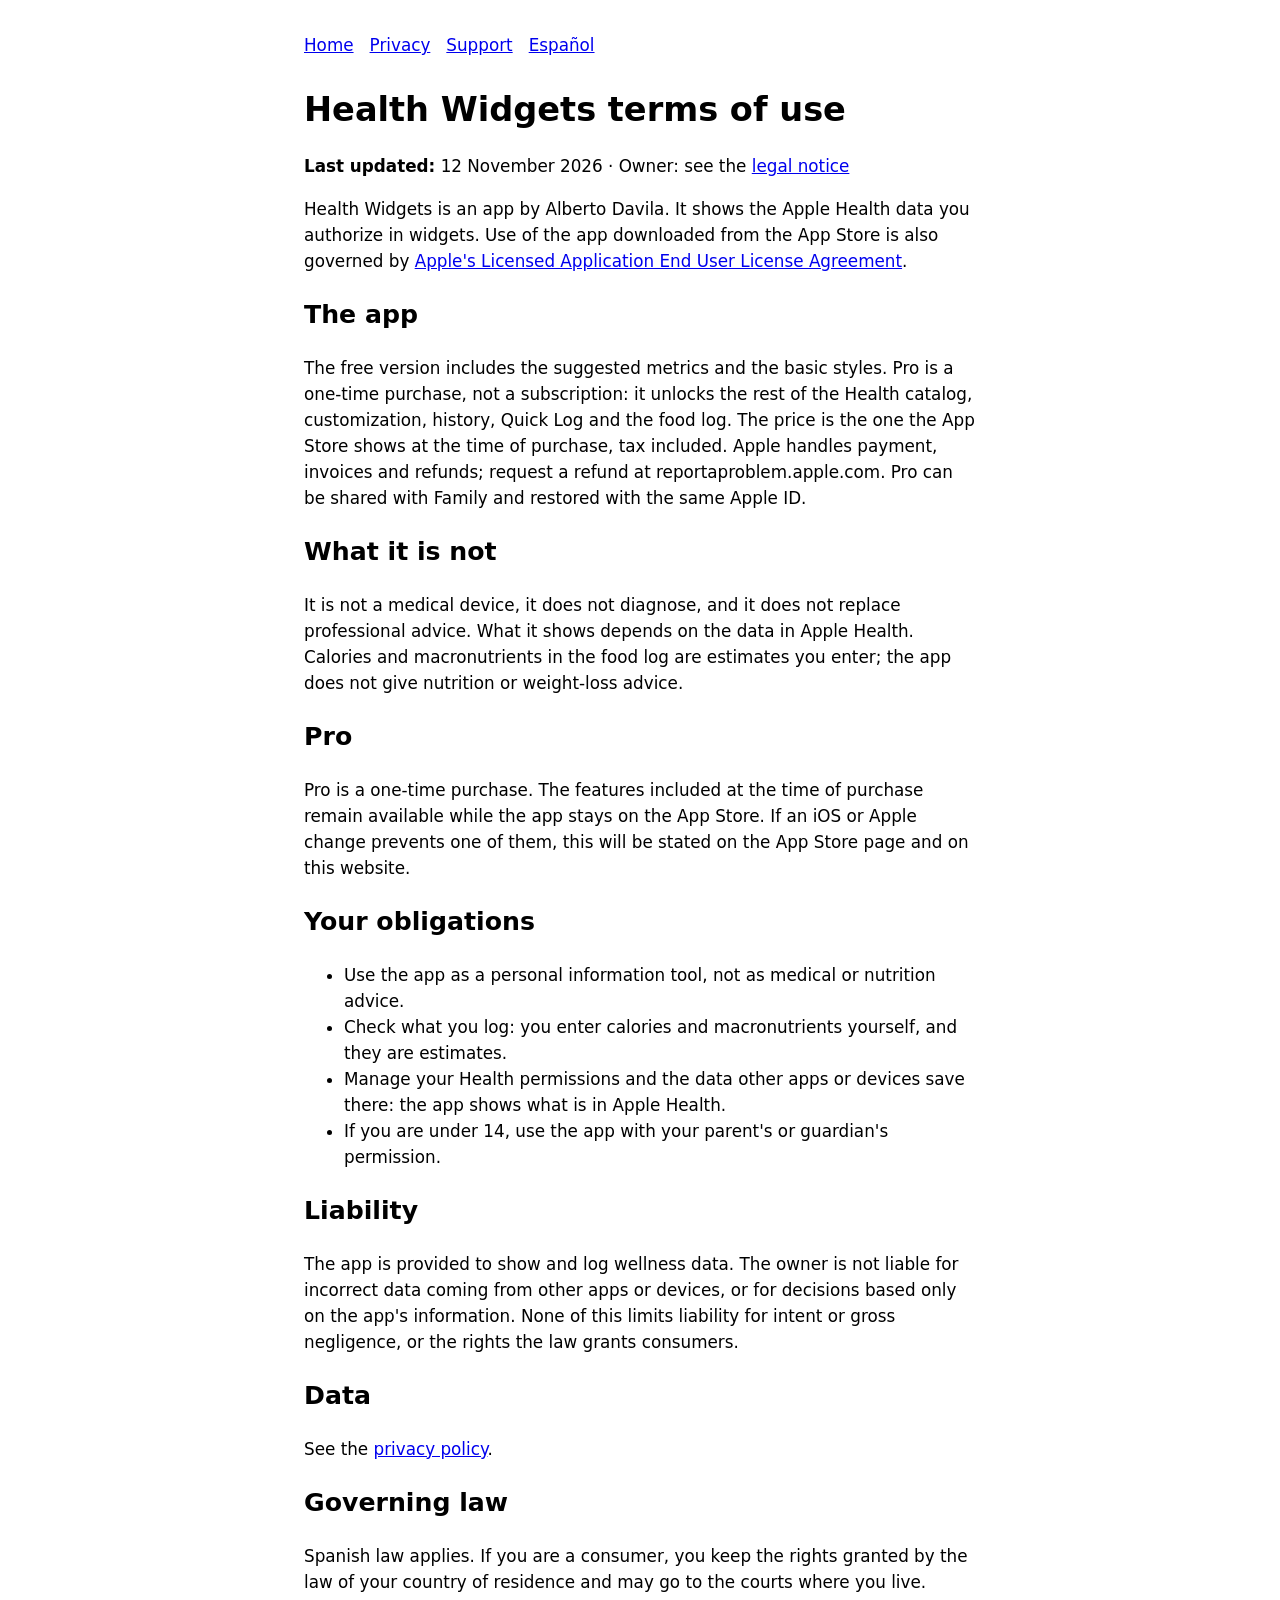
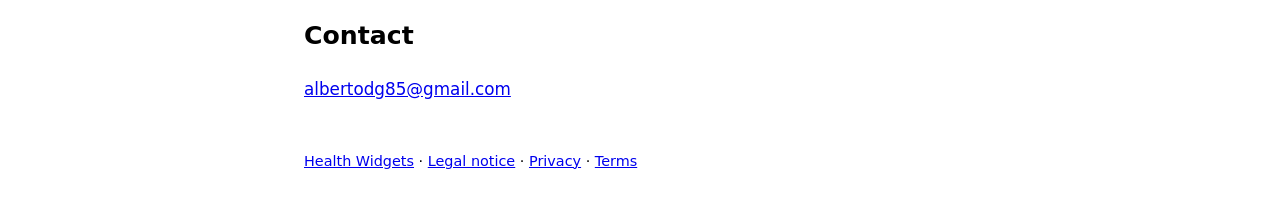
<file: terminos-en.html>
<!DOCTYPE html>
<html lang="en">
<head>
<meta charset="utf-8">
<meta name="viewport" content="width=device-width, initial-scale=1">
<title>Terms of use · Health Widgets</title>
<link rel="stylesheet" href="style.css">
</head>
<body>
<nav><a href="index-en.html">Home</a><a href="privacidad-en.html">Privacy</a><a href="soporte-en.html">Support</a><a href="terminos.html">Español</a></nav>
<h1>Health Widgets terms of use</h1>
<p><strong>Last updated:</strong> 12 November 2026 · Owner: see the <a href="aviso-legal-en.html">legal notice</a></p>
<p>Health Widgets is an app by Alberto Davila. It shows the Apple Health data you authorize in widgets. Use of the app downloaded from the App Store is also governed by <a href="https://www.apple.com/legal/internet-services/itunes/dev/stdeula/">Apple's Licensed Application End User License Agreement</a>.</p>
<h2>The app</h2>
<p>The free version includes the suggested metrics and the basic styles. Pro is a one-time purchase, not a subscription: it unlocks the rest of the Health catalog, customization, history, Quick Log and the food log. The price is the one the App Store shows at the time of purchase, tax included. Apple handles payment, invoices and refunds; request a refund at reportaproblem.apple.com. Pro can be shared with Family and restored with the same Apple ID.</p>
<h2>What it is not</h2>
<p>It is not a medical device, it does not diagnose, and it does not replace professional advice. What it shows depends on the data in Apple Health. Calories and macronutrients in the food log are estimates you enter; the app does not give nutrition or weight-loss advice.</p>
<h2>Pro</h2>
<p>Pro is a one-time purchase. The features included at the time of purchase remain available while the app stays on the App Store. If an iOS or Apple change prevents one of them, this will be stated on the App Store page and on this website.</p>

<h2>Your obligations</h2>
<ul>
<li>Use the app as a personal information tool, not as medical or nutrition advice.</li>
<li>Check what you log: you enter calories and macronutrients yourself, and they are estimates.</li>
<li>Manage your Health permissions and the data other apps or devices save there: the app shows what is in Apple Health.</li>
<li>If you are under 14, use the app with your parent's or guardian's permission.</li>
</ul>

<h2>Liability</h2>
<p>The app is provided to show and log wellness data. The owner is not liable for incorrect data coming from other apps or devices, or for decisions based only on the app's information. None of this limits liability for intent or gross negligence, or the rights the law grants consumers.</p>

<h2>Data</h2>
<p>See the <a href="privacidad-en.html">privacy policy</a>.</p>
<h2>Governing law</h2>
<p>Spanish law applies. If you are a consumer, you keep the rights granted by the law of your country of residence and may go to the courts where you live.</p>

<h2>Contact</h2>
<p><a href="mailto:albertodg85@gmail.com">albertodg85@gmail.com</a></p>
<footer><a href="index-en.html">Health Widgets</a> · <a href="aviso-legal-en.html">Legal notice</a> · <a href="privacidad-en.html">Privacy</a> · <a href="terminos-en.html">Terms</a></footer>
</body>
</html>
</file>
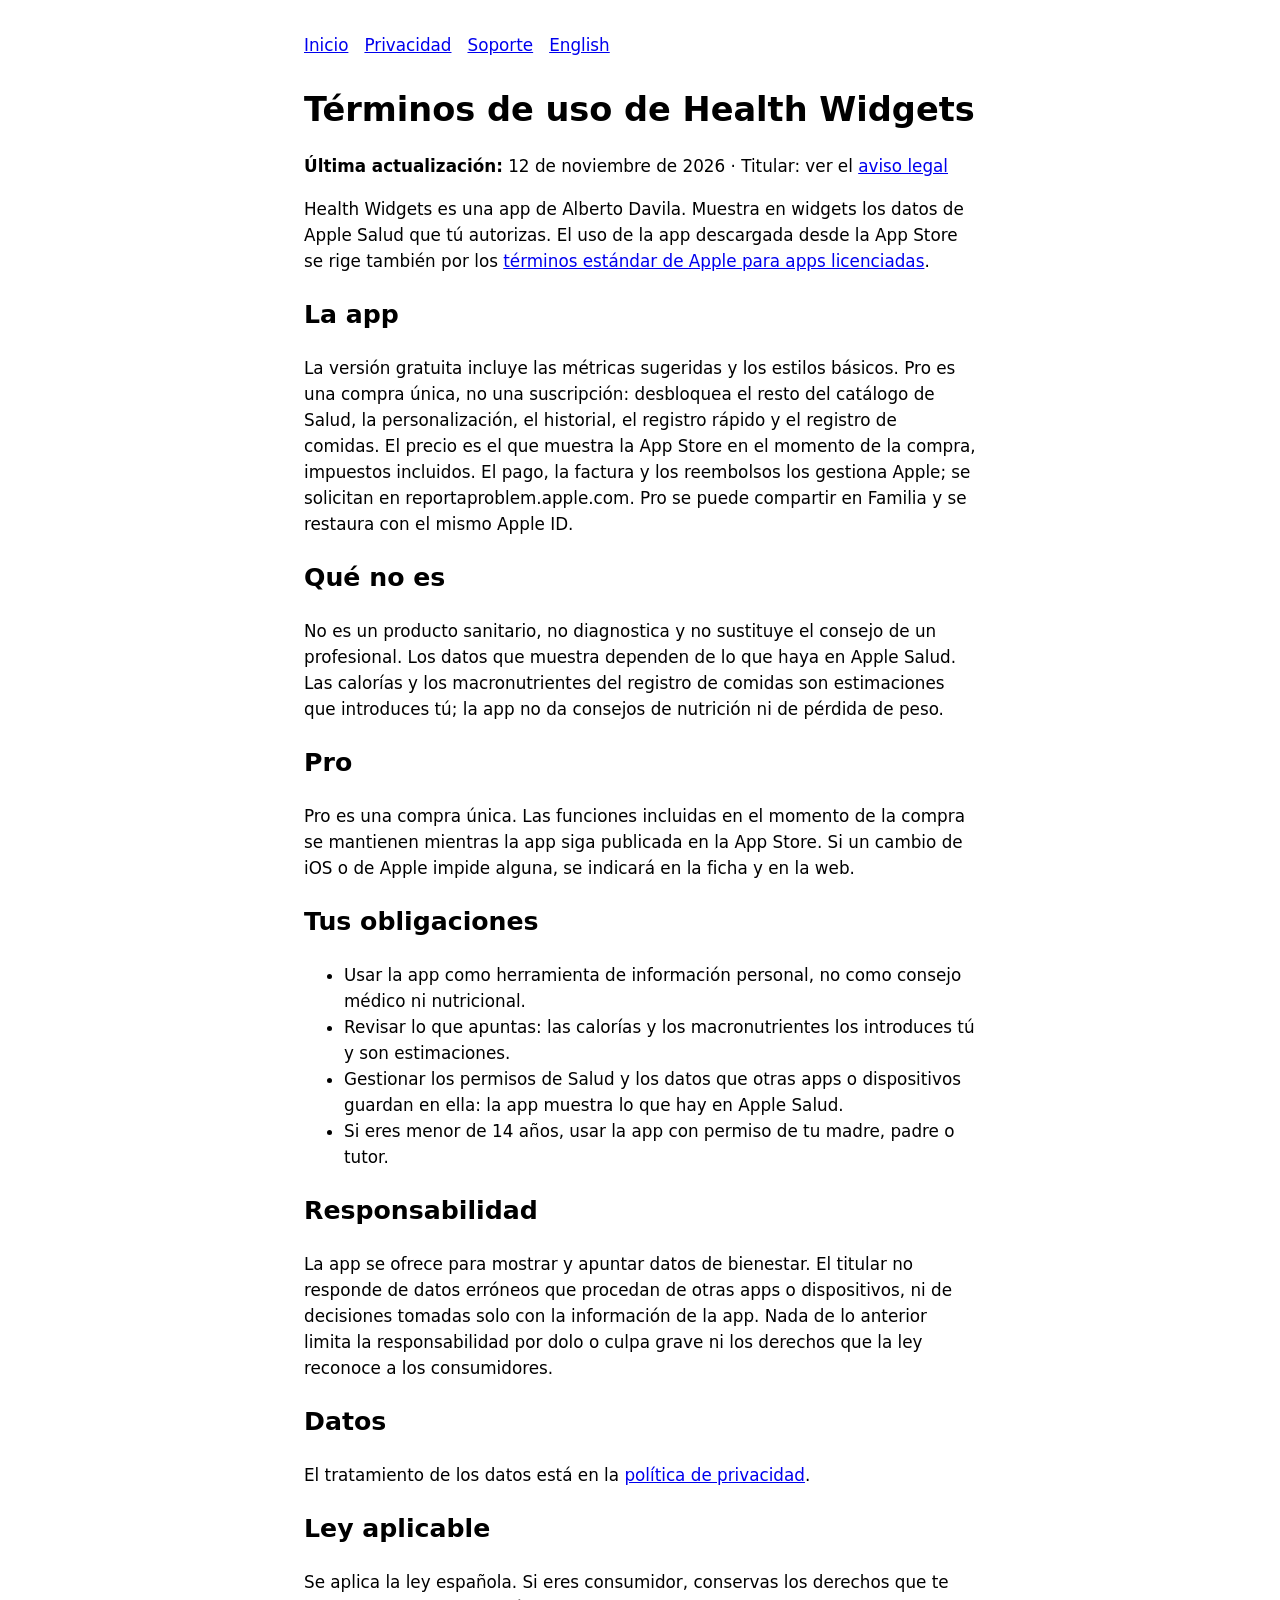
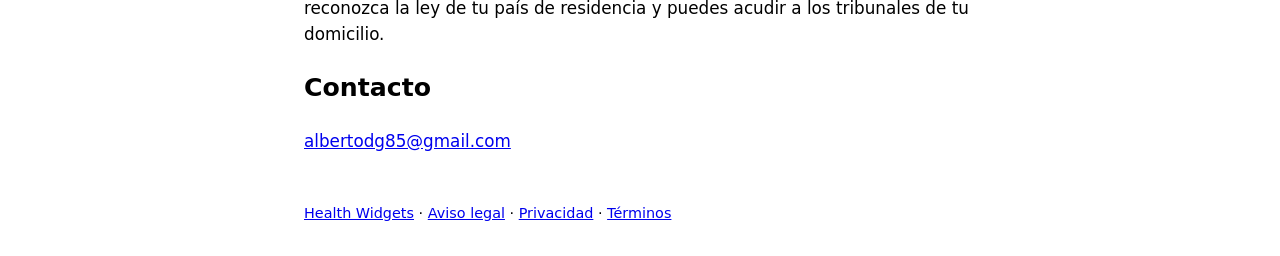
<file: terminos.html>
<!DOCTYPE html>
<html lang="es">
<head>
<meta charset="utf-8">
<meta name="viewport" content="width=device-width, initial-scale=1">
<title>Términos de uso · Health Widgets</title>
<link rel="stylesheet" href="style.css">
</head>
<body>
<nav><a href="index.html">Inicio</a><a href="privacidad.html">Privacidad</a><a href="soporte.html">Soporte</a><a href="terminos-en.html">English</a></nav>
<h1>Términos de uso de Health Widgets</h1>
<p><strong>Última actualización:</strong> 12 de noviembre de 2026 · Titular: ver el <a href="aviso-legal.html">aviso legal</a></p>
<p>Health Widgets es una app de Alberto Davila. Muestra en widgets los datos de Apple Salud que tú autorizas. El uso de la app descargada desde la App Store se rige también por los <a href="https://www.apple.com/legal/internet-services/itunes/dev/stdeula/">términos estándar de Apple para apps licenciadas</a>.</p>

<h2>La app</h2>
<p>La versión gratuita incluye las métricas sugeridas y los estilos básicos. Pro es una compra única, no una suscripción: desbloquea el resto del catálogo de Salud, la personalización, el historial, el registro rápido y el registro de comidas. El precio es el que muestra la App Store en el momento de la compra, impuestos incluidos. El pago, la factura y los reembolsos los gestiona Apple; se solicitan en reportaproblem.apple.com. Pro se puede compartir en Familia y se restaura con el mismo Apple ID.</p>

<h2>Qué no es</h2>
<p>No es un producto sanitario, no diagnostica y no sustituye el consejo de un profesional. Los datos que muestra dependen de lo que haya en Apple Salud. Las calorías y los macronutrientes del registro de comidas son estimaciones que introduces tú; la app no da consejos de nutrición ni de pérdida de peso.</p>

<h2>Pro</h2>
<p>Pro es una compra única. Las funciones incluidas en el momento de la compra se mantienen mientras la app siga publicada en la App Store. Si un cambio de iOS o de Apple impide alguna, se indicará en la ficha y en la web.</p>

<h2>Tus obligaciones</h2>
<ul>
<li>Usar la app como herramienta de información personal, no como consejo médico ni nutricional.</li>
<li>Revisar lo que apuntas: las calorías y los macronutrientes los introduces tú y son estimaciones.</li>
<li>Gestionar los permisos de Salud y los datos que otras apps o dispositivos guardan en ella: la app muestra lo que hay en Apple Salud.</li>
<li>Si eres menor de 14 años, usar la app con permiso de tu madre, padre o tutor.</li>
</ul>

<h2>Responsabilidad</h2>
<p>La app se ofrece para mostrar y apuntar datos de bienestar. El titular no responde de datos erróneos que procedan de otras apps o dispositivos, ni de decisiones tomadas solo con la información de la app. Nada de lo anterior limita la responsabilidad por dolo o culpa grave ni los derechos que la ley reconoce a los consumidores.</p>

<h2>Datos</h2>
<p>El tratamiento de los datos está en la <a href="privacidad.html">política de privacidad</a>.</p>

<h2>Ley aplicable</h2>
<p>Se aplica la ley española. Si eres consumidor, conservas los derechos que te reconozca la ley de tu país de residencia y puedes acudir a los tribunales de tu domicilio.</p>

<h2>Contacto</h2>
<p><a href="mailto:albertodg85@gmail.com">albertodg85@gmail.com</a></p>
<footer><a href="index.html">Health Widgets</a> · <a href="aviso-legal.html">Aviso legal</a> · <a href="privacidad.html">Privacidad</a> · <a href="terminos.html">Términos</a></footer>
</body>
</html>
</file>
<file: style.css>
:root { color-scheme: light dark; }
body { font: 1.05rem/1.55 system-ui, sans-serif; max-width: 42rem; margin: 2rem auto; padding: 0 1.25rem; }
h1 { line-height: 1.2; }
nav { margin: 1rem 0 2rem; }
nav a { margin-right: 1rem; }
footer { margin-top: 3rem; font-size: 0.9rem; }
.note { padding: 0.75rem 1rem; border: 1px solid color-mix(in srgb, CanvasText 25%, transparent); border-radius: 8px; }
</file>
